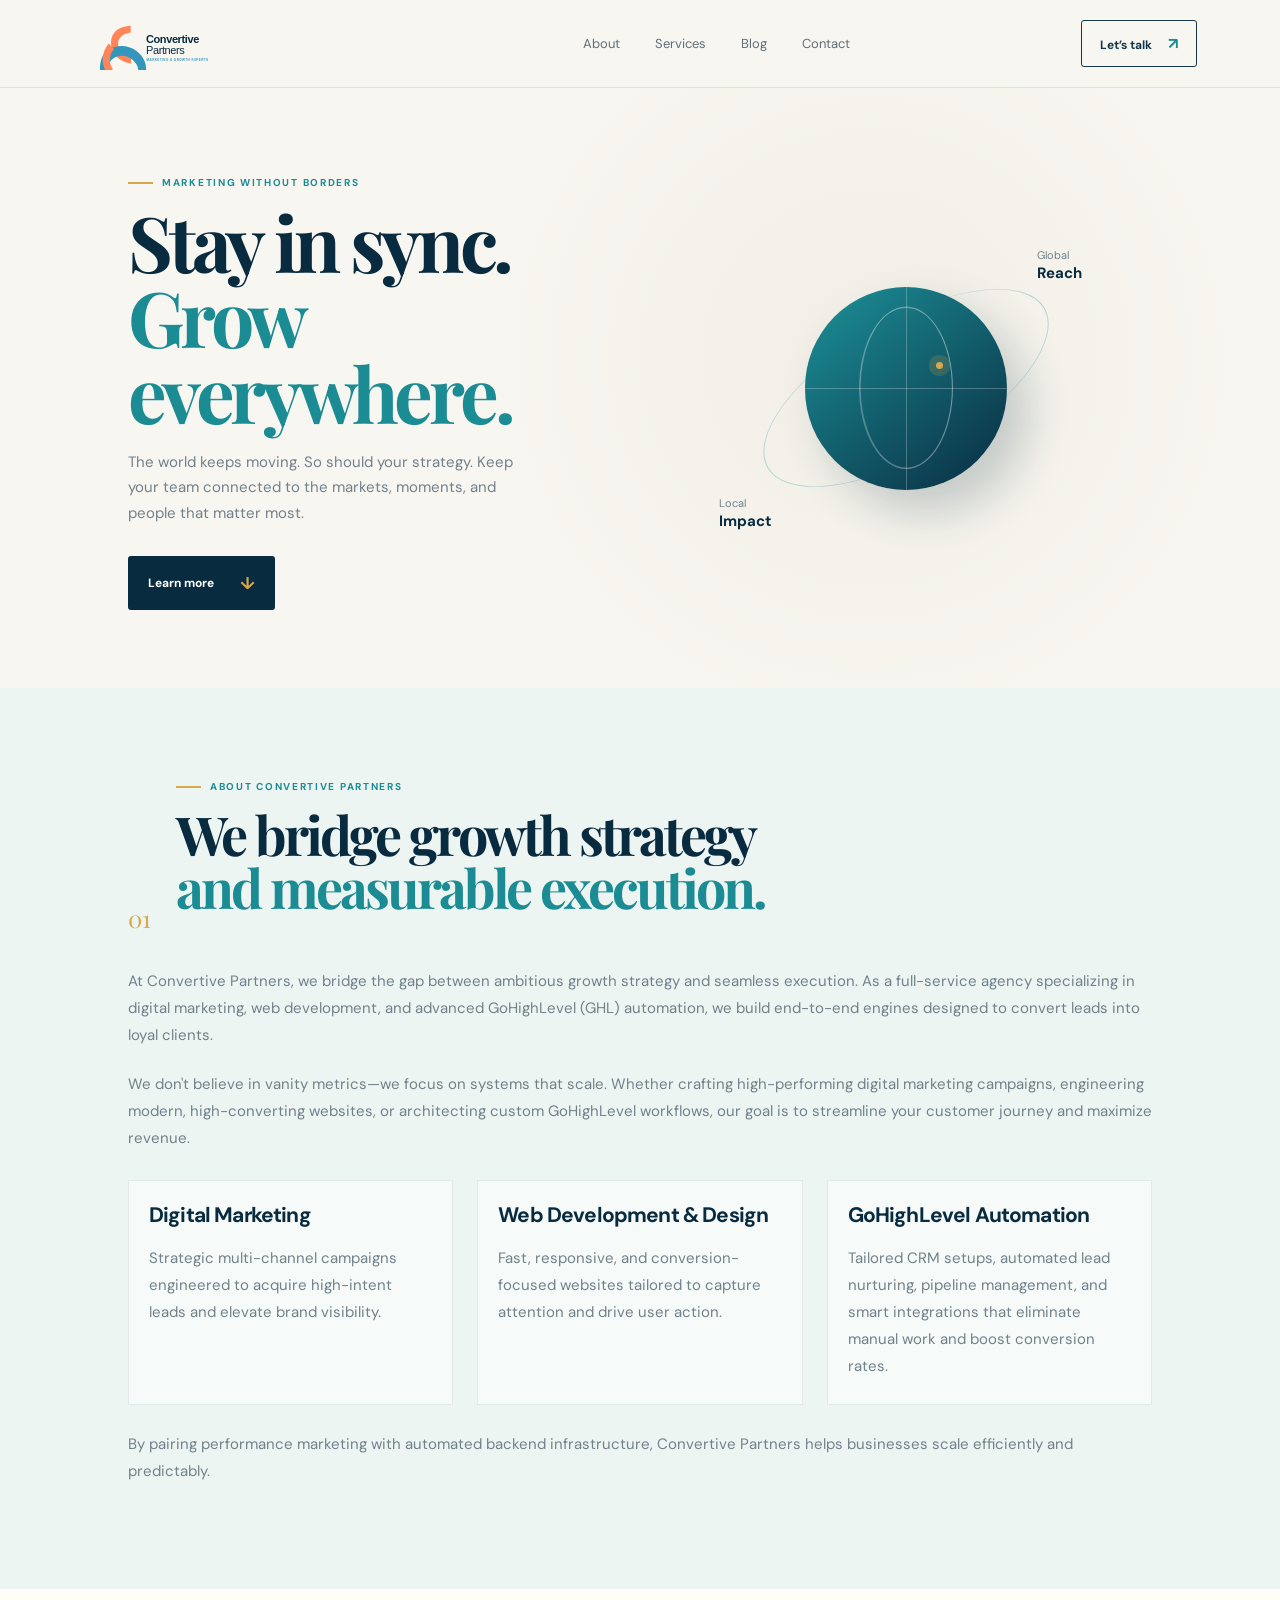
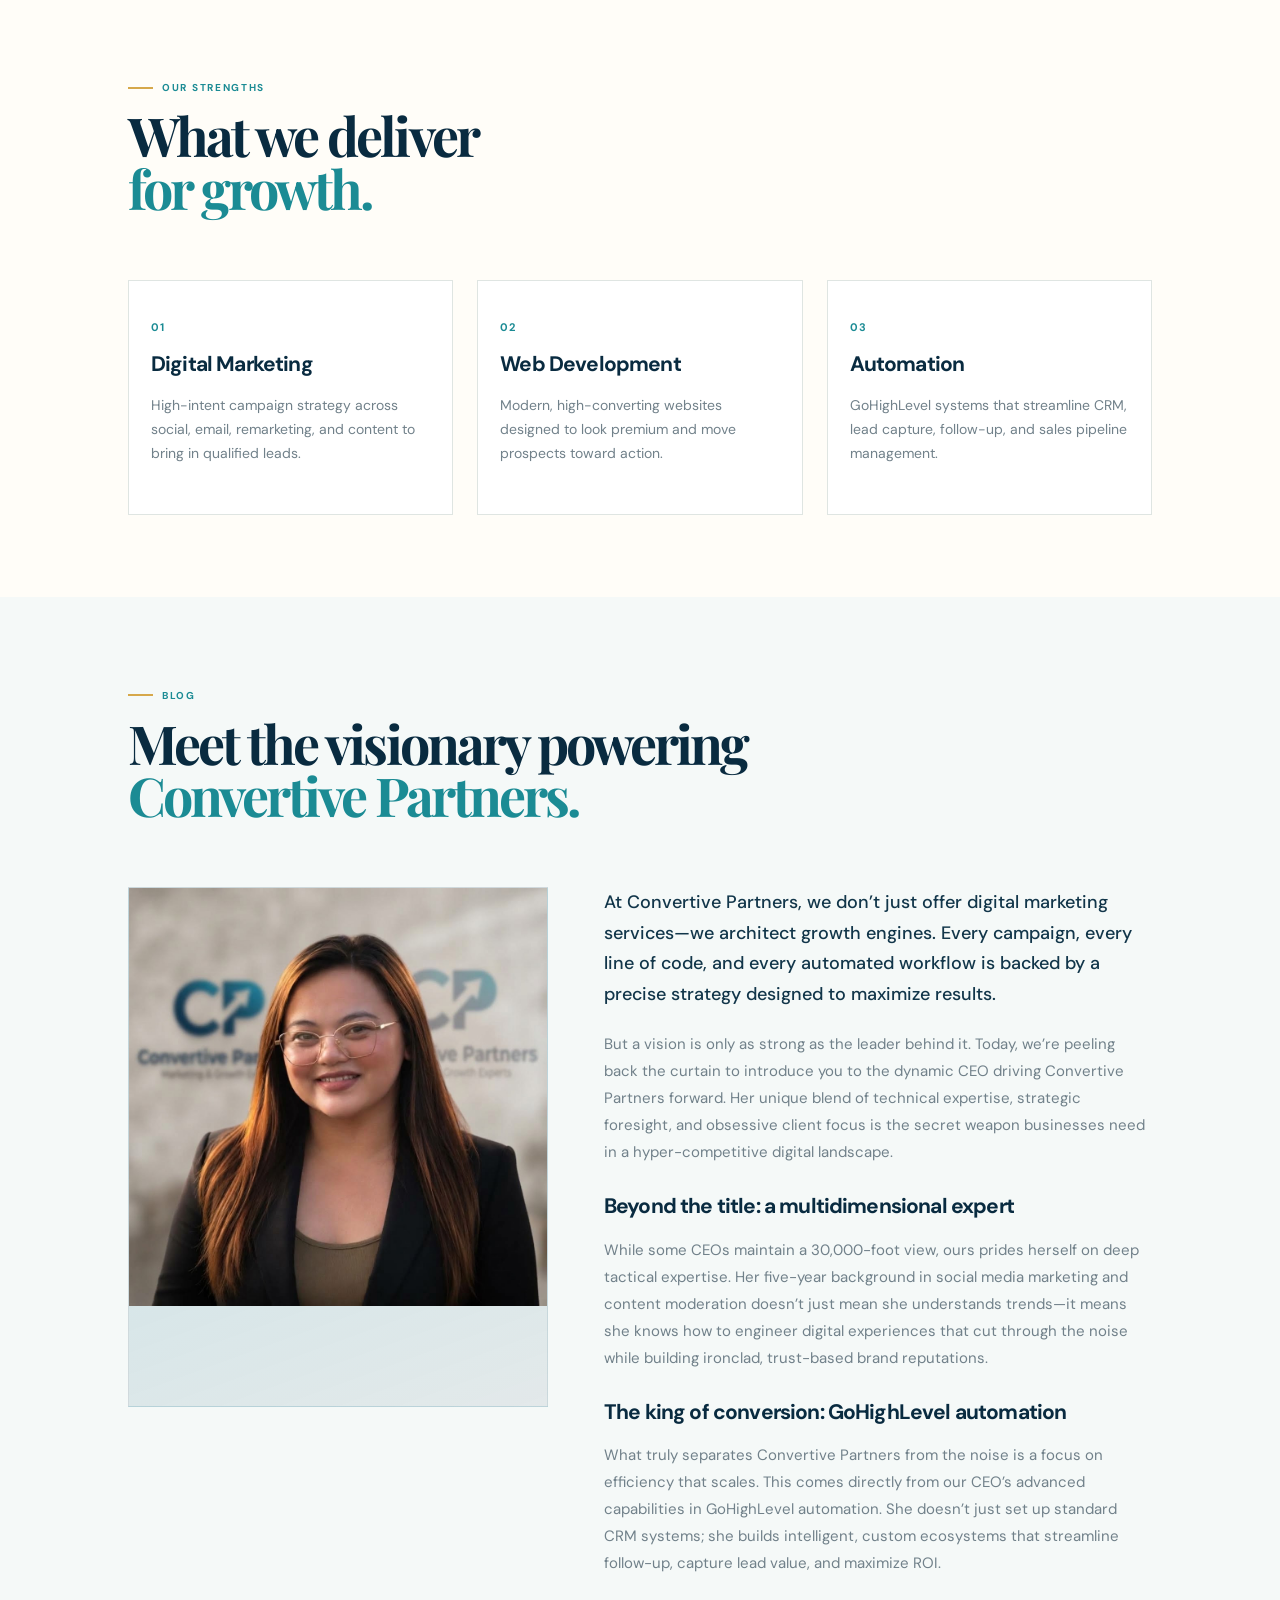
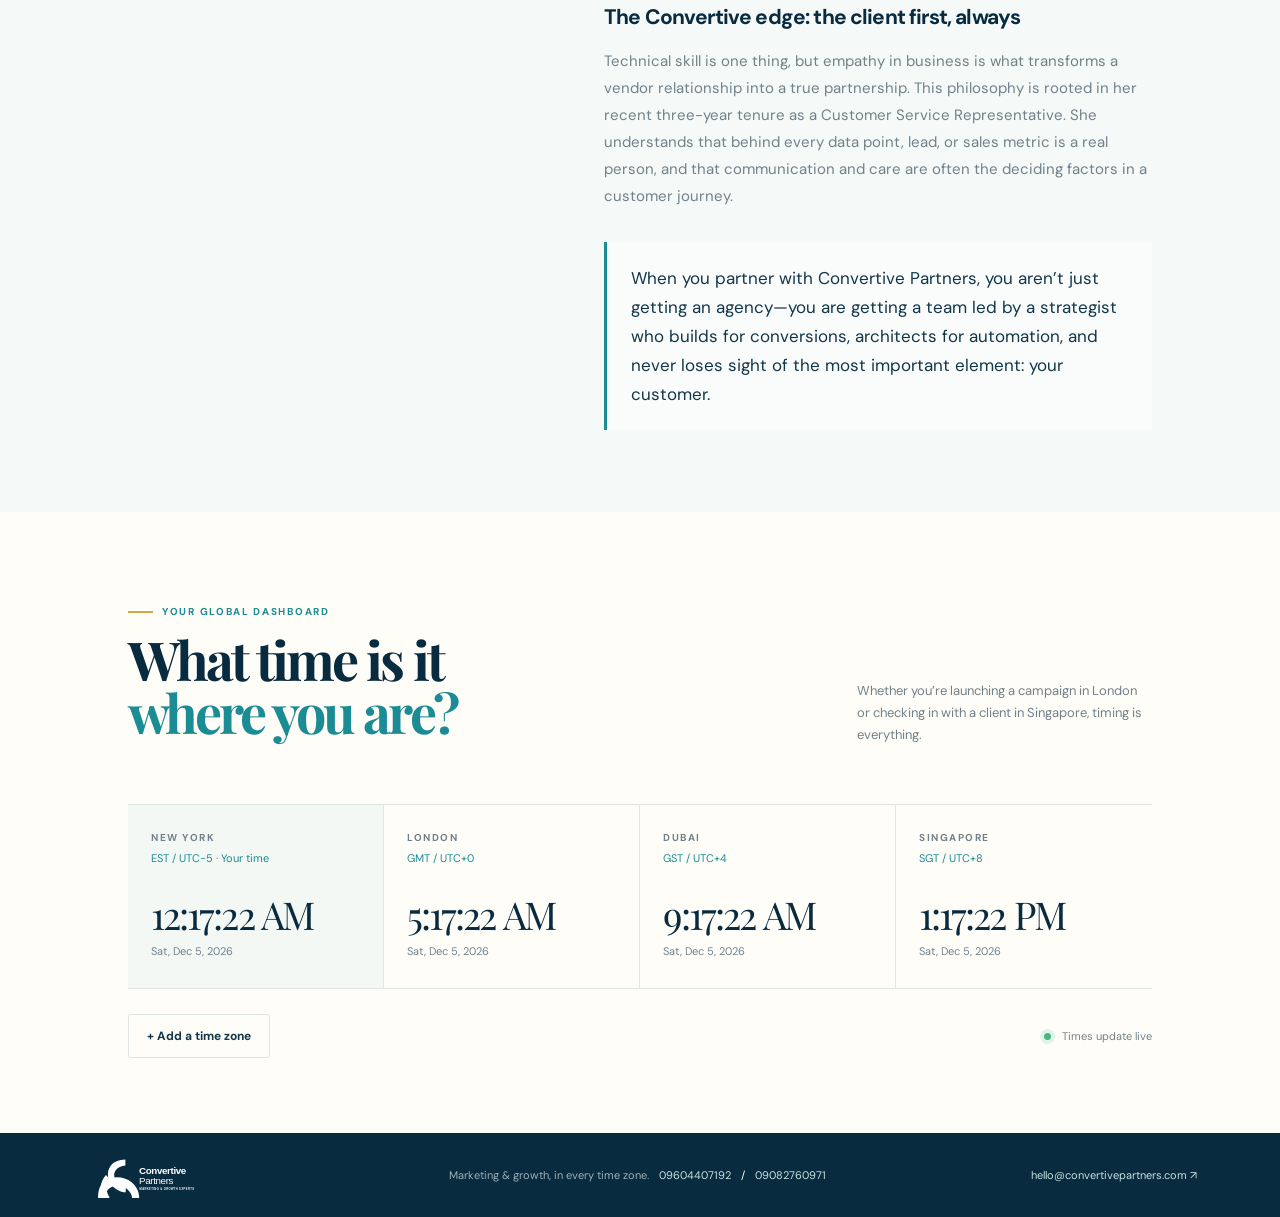
<file: index.html>
<!doctype html>
<html lang="en">
<head>
  <meta charset="UTF-8" />
  <meta name="viewport" content="width=device-width, initial-scale=1.0" />
  <meta name="description" content="Convertive Partners — marketing, growth, and leadership insight." />
  <title>Convertive Partners | Marketing & Growth Experts</title>
  <link rel="preconnect" href="https://fonts.googleapis.com" />
  <link rel="preconnect" href="https://fonts.gstatic.com" crossorigin />
  <link href="https://fonts.googleapis.com/css2?family=DM+Sans:wght@400;500;600;700&family=Playfair+Display:wght@600;700&display=swap" rel="stylesheet" />
  <link rel="stylesheet" href="styles.css" />
</head>
<body>
  <div class="page-shell">
    <header class="site-header">
      <a class="brand" href="#top" aria-label="Convertive Partners home"><img src="logo.svg" alt="Convertive Partners logo" /></a>
      <nav aria-label="Primary navigation">
        <a href="#about">About</a>
        <a href="#services">Services</a>
        <a href="#blog">Blog</a>
        <a href="#contact">Contact</a>
      </nav>
      <a class="header-cta" href="tel:09604407192">Let’s talk <span>↗</span></a>
    </header>

    <main id="top">
      <section class="hero">
        <div class="hero-copy">
          <p class="eyebrow"><span></span> Marketing without borders</p>
          <h1>Stay in sync.<br /><em>Grow everywhere.</em></h1>
          <p class="hero-text">The world keeps moving. So should your strategy. Keep your team connected to the markets, moments, and people that matter most.</p>
          <a class="primary-button" href="#about">Learn more <span>↓</span></a>
        </div>
        <div class="hero-orbit" aria-hidden="true">
          <div class="orbit orbit-one"></div>
          <div class="orbit orbit-two"></div>
          <div class="globe"><span class="globe-line line-a"></span><span class="globe-line line-b"></span><span class="globe-dot"></span></div>
          <div class="orbit-label label-one">Global<br /><strong>Reach</strong></div>
          <div class="orbit-label label-two">Local<br /><strong>Impact</strong></div>
        </div>
      </section>

      <section class="about-section" id="about">
        <div class="about-header">
          <div class="about-number">01</div>
          <div>
            <p class="eyebrow"><span></span> About Convertive Partners</p>
            <h2>We bridge growth strategy<br /><em>and measurable execution.</em></h2>
          </div>
        </div>

        <div class="about-content">
          <p>At Convertive Partners, we bridge the gap between ambitious growth strategy and seamless execution. As a full-service agency specializing in digital marketing, web development, and advanced GoHighLevel (GHL) automation, we build end-to-end engines designed to convert leads into loyal clients.</p>
          <p>We don't believe in vanity metrics—we focus on systems that scale. Whether crafting high-performing digital marketing campaigns, engineering modern, high-converting websites, or architecting custom GoHighLevel workflows, our goal is to streamline your customer journey and maximize revenue.</p>
          <div class="about-grid">
            <div>
              <h3>Digital Marketing</h3>
              <p>Strategic multi-channel campaigns engineered to acquire high-intent leads and elevate brand visibility.</p>
            </div>
            <div>
              <h3>Web Development &amp; Design</h3>
              <p>Fast, responsive, and conversion-focused websites tailored to capture attention and drive user action.</p>
            </div>
            <div>
              <h3>GoHighLevel Automation</h3>
              <p>Tailored CRM setups, automated lead nurturing, pipeline management, and smart integrations that eliminate manual work and boost conversion rates.</p>
            </div>
          </div>
          <p>By pairing performance marketing with automated backend infrastructure, Convertive Partners helps businesses scale efficiently and predictably.</p>
        </div>
      </section>

      <section class="services-section" id="services">
        <div class="section-heading">
          <div>
            <p class="eyebrow"><span></span> Our strengths</p>
            <h2>What we deliver<br /><em>for growth.</em></h2>
          </div>
        </div>
        <div class="services-grid">
          <article class="service-card">
            <span class="service-tag">01</span>
            <h3>Digital Marketing</h3>
            <p>High-intent campaign strategy across social, email, remarketing, and content to bring in qualified leads.</p>
          </article>
          <article class="service-card">
            <span class="service-tag">02</span>
            <h3>Web Development</h3>
            <p>Modern, high-converting websites designed to look premium and move prospects toward action.</p>
          </article>
          <article class="service-card">
            <span class="service-tag">03</span>
            <h3>Automation</h3>
            <p>GoHighLevel systems that streamline CRM, lead capture, follow-up, and sales pipeline management.</p>
          </article>
        </div>
      </section>

      <section class="blog-section" id="blog">
        <div class="section-heading blog-heading">
          <div>
            <p class="eyebrow"><span></span> Blog</p>
            <h2>Meet the visionary powering<br /><em>Convertive Partners.</em></h2>
          </div>
        </div>

        <div class="blog-layout">
          <div class="blog-photo-card">
            <img src="ceo-photo.jpg" alt="CEO of Convertive Partners" onerror="this.style.display='none'; this.parentElement.classList.add('fallback-card');" />
            <div class="fallback-letters">CP</div>
          </div>

          <div class="blog-copy">
            <p class="lead">At Convertive Partners, we don’t just offer digital marketing services—we architect growth engines. Every campaign, every line of code, and every automated workflow is backed by a precise strategy designed to maximize results.</p>
            <p>But a vision is only as strong as the leader behind it. Today, we’re peeling back the curtain to introduce you to the dynamic CEO driving Convertive Partners forward. Her unique blend of technical expertise, strategic foresight, and obsessive client focus is the secret weapon businesses need in a hyper-competitive digital landscape.</p>

            <h3>Beyond the title: a multidimensional expert</h3>
            <p>While some CEOs maintain a 30,000-foot view, ours prides herself on deep tactical expertise. Her five-year background in social media marketing and content moderation doesn’t just mean she understands trends—it means she knows how to engineer digital experiences that cut through the noise while building ironclad, trust-based brand reputations.</p>

            <h3>The king of conversion: GoHighLevel automation</h3>
            <p>What truly separates Convertive Partners from the noise is a focus on efficiency that scales. This comes directly from our CEO’s advanced capabilities in GoHighLevel automation. She doesn’t just set up standard CRM systems; she builds intelligent, custom ecosystems that streamline follow-up, capture lead value, and maximize ROI.</p>

            <h3>The Convertive edge: the client first, always</h3>
            <p>Technical skill is one thing, but empathy in business is what transforms a vendor relationship into a true partnership. This philosophy is rooted in her recent three-year tenure as a Customer Service Representative. She understands that behind every data point, lead, or sales metric is a real person, and that communication and care are often the deciding factors in a customer journey.</p>

            <div class="closing-line">When you partner with Convertive Partners, you aren’t just getting an agency—you are getting a team led by a strategist who builds for conversions, architects for automation, and never loses sight of the most important element: your customer.</div>
          </div>
        </div>
      </section>

      <section class="clock-section" id="clocks">
        <div class="section-heading">
          <div>
            <p class="eyebrow"><span></span> Your global dashboard</p>
            <h2>What time is it<br /><em>where you are?</em></h2>
          </div>
          <p class="section-intro">Whether you’re launching a campaign in London or checking in with a client in Singapore, timing is everything.</p>
        </div>
        <div class="clock-grid" id="clockGrid" aria-live="polite"></div>
        <div class="clock-controls">
          <button class="outline-button" id="addClock" type="button">+ Add a time zone</button>
          <p><span class="live-dot"></span> Times update live</p>
        </div>
      </section>
    </main>

    <footer id="contact">
      <a class="footer-brand" href="#top"><img src="logo.svg" alt="Convertive Partners logo" /></a>
      <div class="footer-contact">
        <p>Marketing &amp; growth, in every time zone.</p>
        <a href="tel:09604407192">09604407192</a>
        <span>/</span>
        <a href="tel:09082760971">09082760971</a>
      </div>
      <a href="mailto:hello@convertivepartners.com">hello@convertivepartners.com ↗</a>
    </footer>
  </div>
  <script src="script.js"></script>
</body>
</html>
</file>
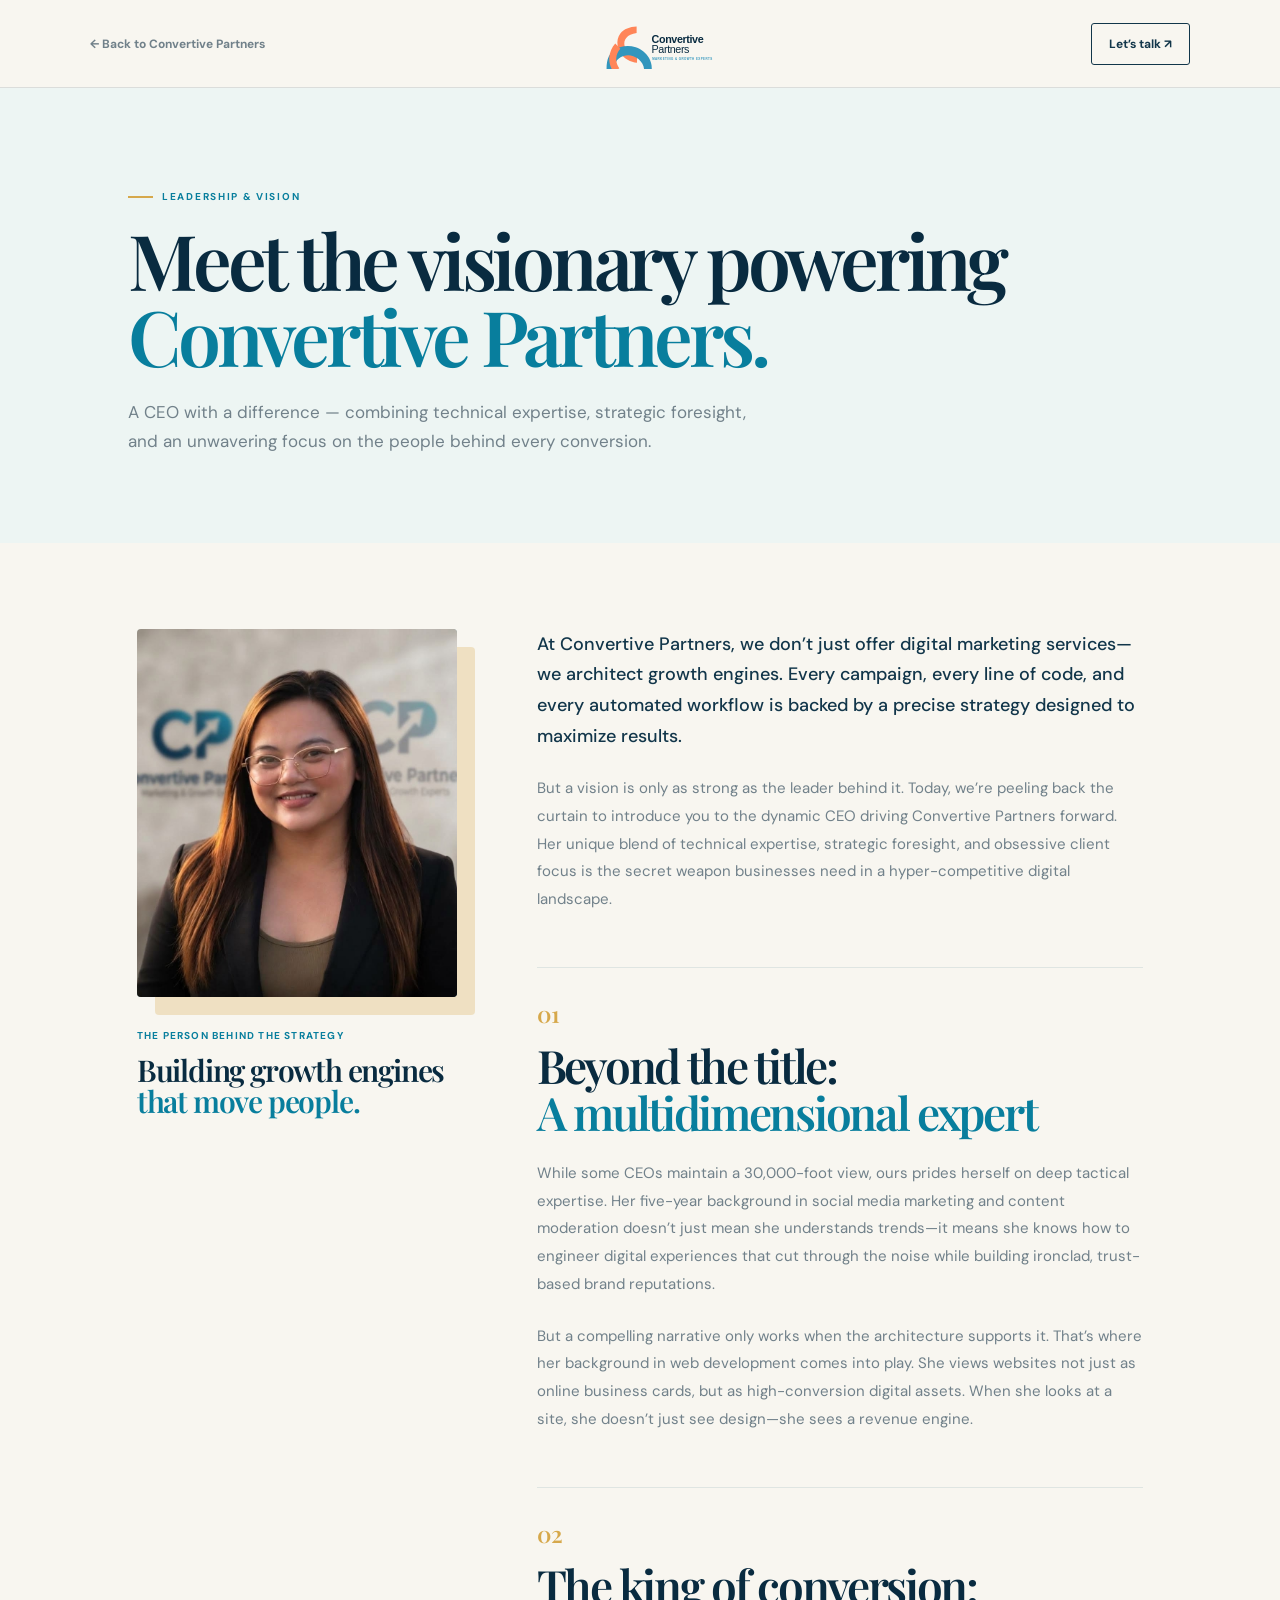
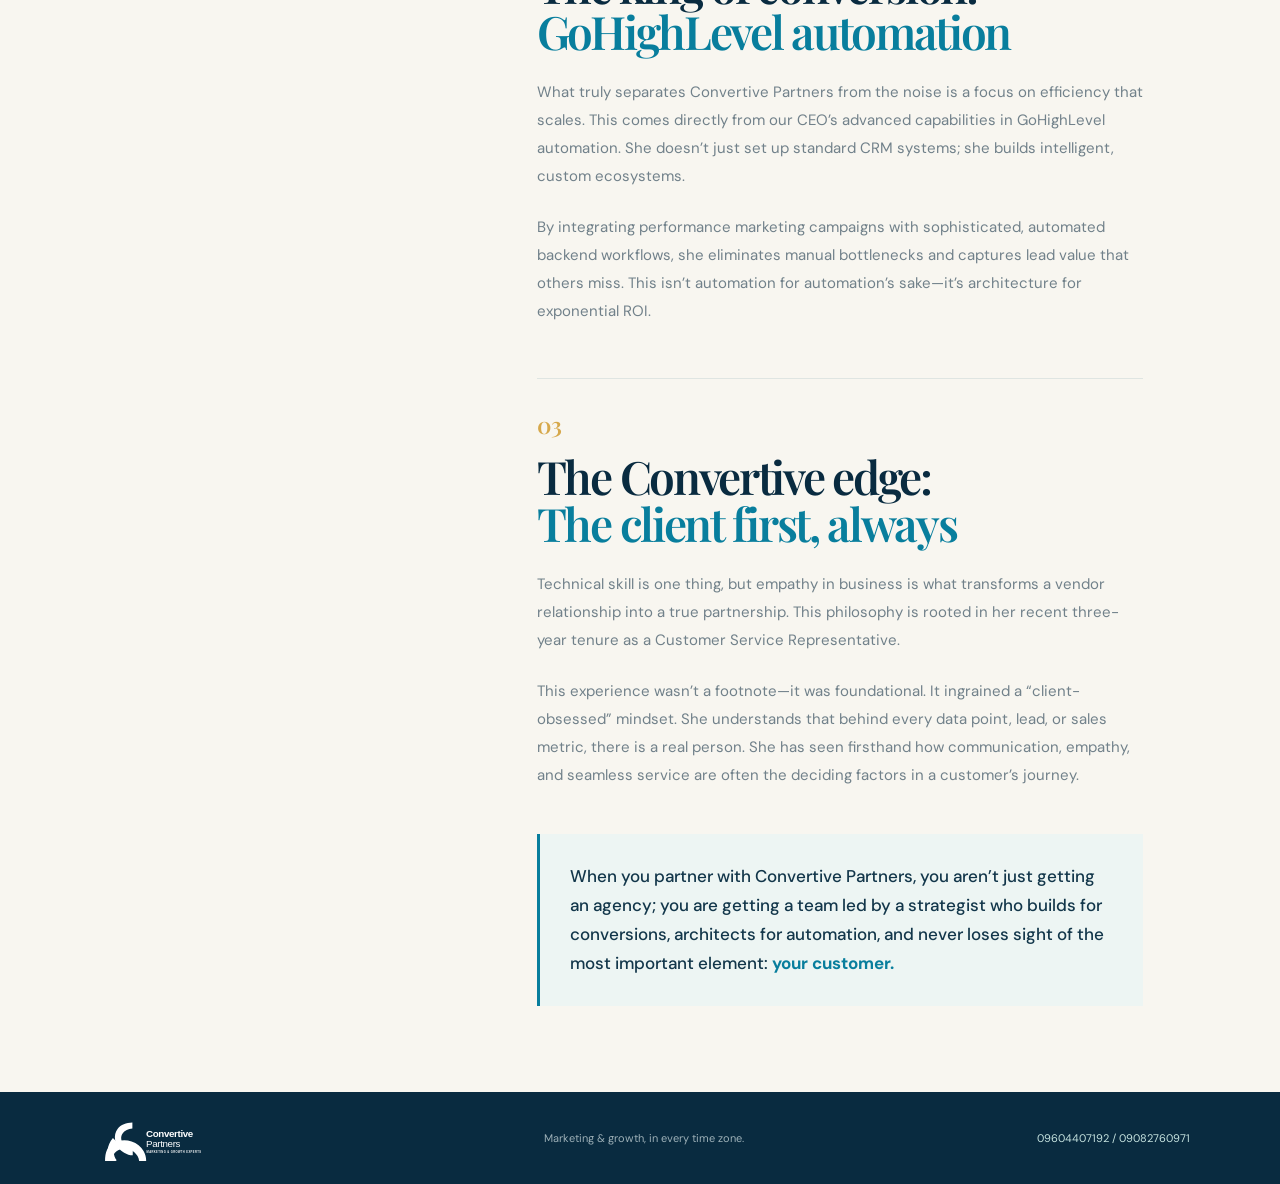
<file: blog.html>
<!doctype html>
<html lang="en">
<head>
  <meta charset="UTF-8" />
  <meta name="viewport" content="width=device-width, initial-scale=1.0" />
  <meta name="description" content="Meet the visionary CEO powering Convertive Partners." />
  <title>Meet Our CEO | Convertive Partners</title>
  <link rel="preconnect" href="https://fonts.googleapis.com" />
  <link rel="preconnect" href="https://fonts.gstatic.com" crossorigin />
  <link href="https://fonts.googleapis.com/css2?family=DM+Sans:wght@400;500;600;700&family=Playfair+Display:wght@600;700&display=swap" rel="stylesheet" />
  <link rel="stylesheet" href="blog.css" />
</head>
<body>
  <header class="blog-header">
    <a class="back-link" href="index.html">← Back to Convertive Partners</a>
    <img src="logo.svg" alt="Convertive Partners — Marketing & Growth Experts" />
    <a class="contact-link" href="tel:09604407192">Let’s talk ↗</a>
  </header>

  <main>
    <section class="article-hero">
      <p class="eyebrow"><span></span> Leadership &amp; vision</p>
      <h1>Meet the visionary powering<br /><em>Convertive Partners.</em></h1>
      <p class="lead">A CEO with a difference — combining technical expertise, strategic foresight, and an unwavering focus on the people behind every conversion.</p>
    </section>

    <article class="blog-article">
      <aside class="profile-card">
        <div class="photo-frame">
          <img src="ceo-photo.jpg" alt="CEO of Convertive Partners" onerror="this.style.display='none'; this.parentElement.classList.add('photo-placeholder');" />
          <span class="placeholder-initials" aria-hidden="true">CP</span>
        </div>
        <p class="profile-label">The person behind the strategy</p>
        <h2>Building growth engines<br /><em>that move people.</em></h2>
      </aside>

      <div class="article-copy">
        <p class="intro">At Convertive Partners, we don’t just offer digital marketing services—we architect growth engines. Every campaign, every line of code, and every automated workflow is backed by a precise strategy designed to maximize results.</p>
        <p>But a vision is only as strong as the leader behind it. Today, we’re peeling back the curtain to introduce you to the dynamic CEO driving Convertive Partners forward. Her unique blend of technical expertise, strategic foresight, and obsessive client focus is the secret weapon businesses need in a hyper-competitive digital landscape.</p>

        <section><p class="section-number">01</p><h2>Beyond the title:<br /><em>A multidimensional expert</em></h2><p>While some CEOs maintain a 30,000-foot view, ours prides herself on deep tactical expertise. Her five-year background in social media marketing and content moderation doesn’t just mean she understands trends—it means she knows how to engineer digital experiences that cut through the noise while building ironclad, trust-based brand reputations.</p><p>But a compelling narrative only works when the architecture supports it. That’s where her background in web development comes into play. She views websites not just as online business cards, but as high-conversion digital assets. When she looks at a site, she doesn’t just see design—she sees a revenue engine.</p></section>

        <section><p class="section-number">02</p><h2>The king of conversion:<br /><em>GoHighLevel automation</em></h2><p>What truly separates Convertive Partners from the noise is a focus on efficiency that scales. This comes directly from our CEO’s advanced capabilities in GoHighLevel automation. She doesn’t just set up standard CRM systems; she builds intelligent, custom ecosystems.</p><p>By integrating performance marketing campaigns with sophisticated, automated backend workflows, she eliminates manual bottlenecks and captures lead value that others miss. This isn’t automation for automation’s sake—it’s architecture for exponential ROI.</p></section>

        <section><p class="section-number">03</p><h2>The Convertive edge:<br /><em>The client first, always</em></h2><p>Technical skill is one thing, but empathy in business is what transforms a vendor relationship into a true partnership. This philosophy is rooted in her recent three-year tenure as a Customer Service Representative.</p><p>This experience wasn’t a footnote—it was foundational. It ingrained a “client-obsessed” mindset. She understands that behind every data point, lead, or sales metric, there is a real person. She has seen firsthand how communication, empathy, and seamless service are often the deciding factors in a customer’s journey.</p></section>

        <div class="closing-note">When you partner with Convertive Partners, you aren’t just getting an agency; you are getting a team led by a strategist who builds for conversions, architects for automation, and never loses sight of the most important element: <strong>your customer.</strong></div>
      </div>
    </article>
  </main>

  <footer><img src="logo.svg" alt="Convertive Partners" /><p>Marketing &amp; growth, in every time zone.</p><a href="tel:09604407192">09604407192 / 09082760971</a></footer>
</body>
</html>
</file>
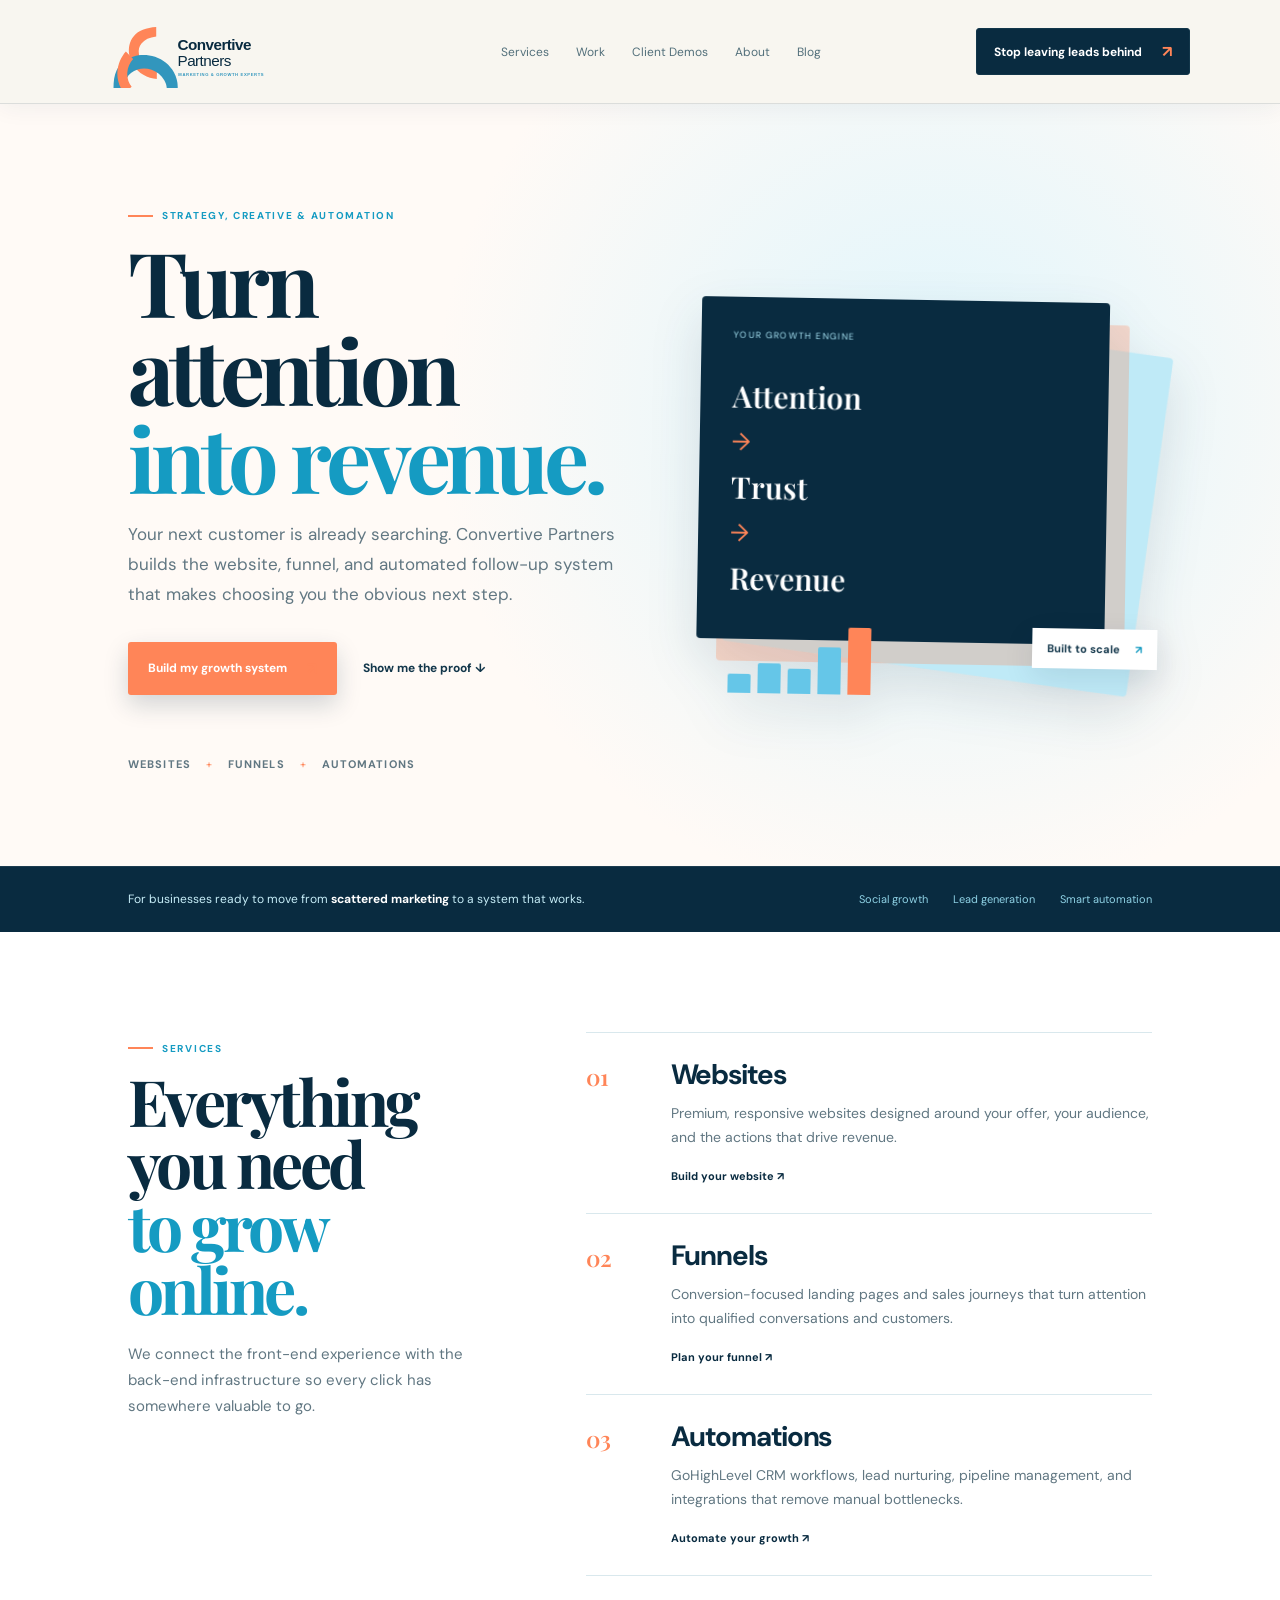
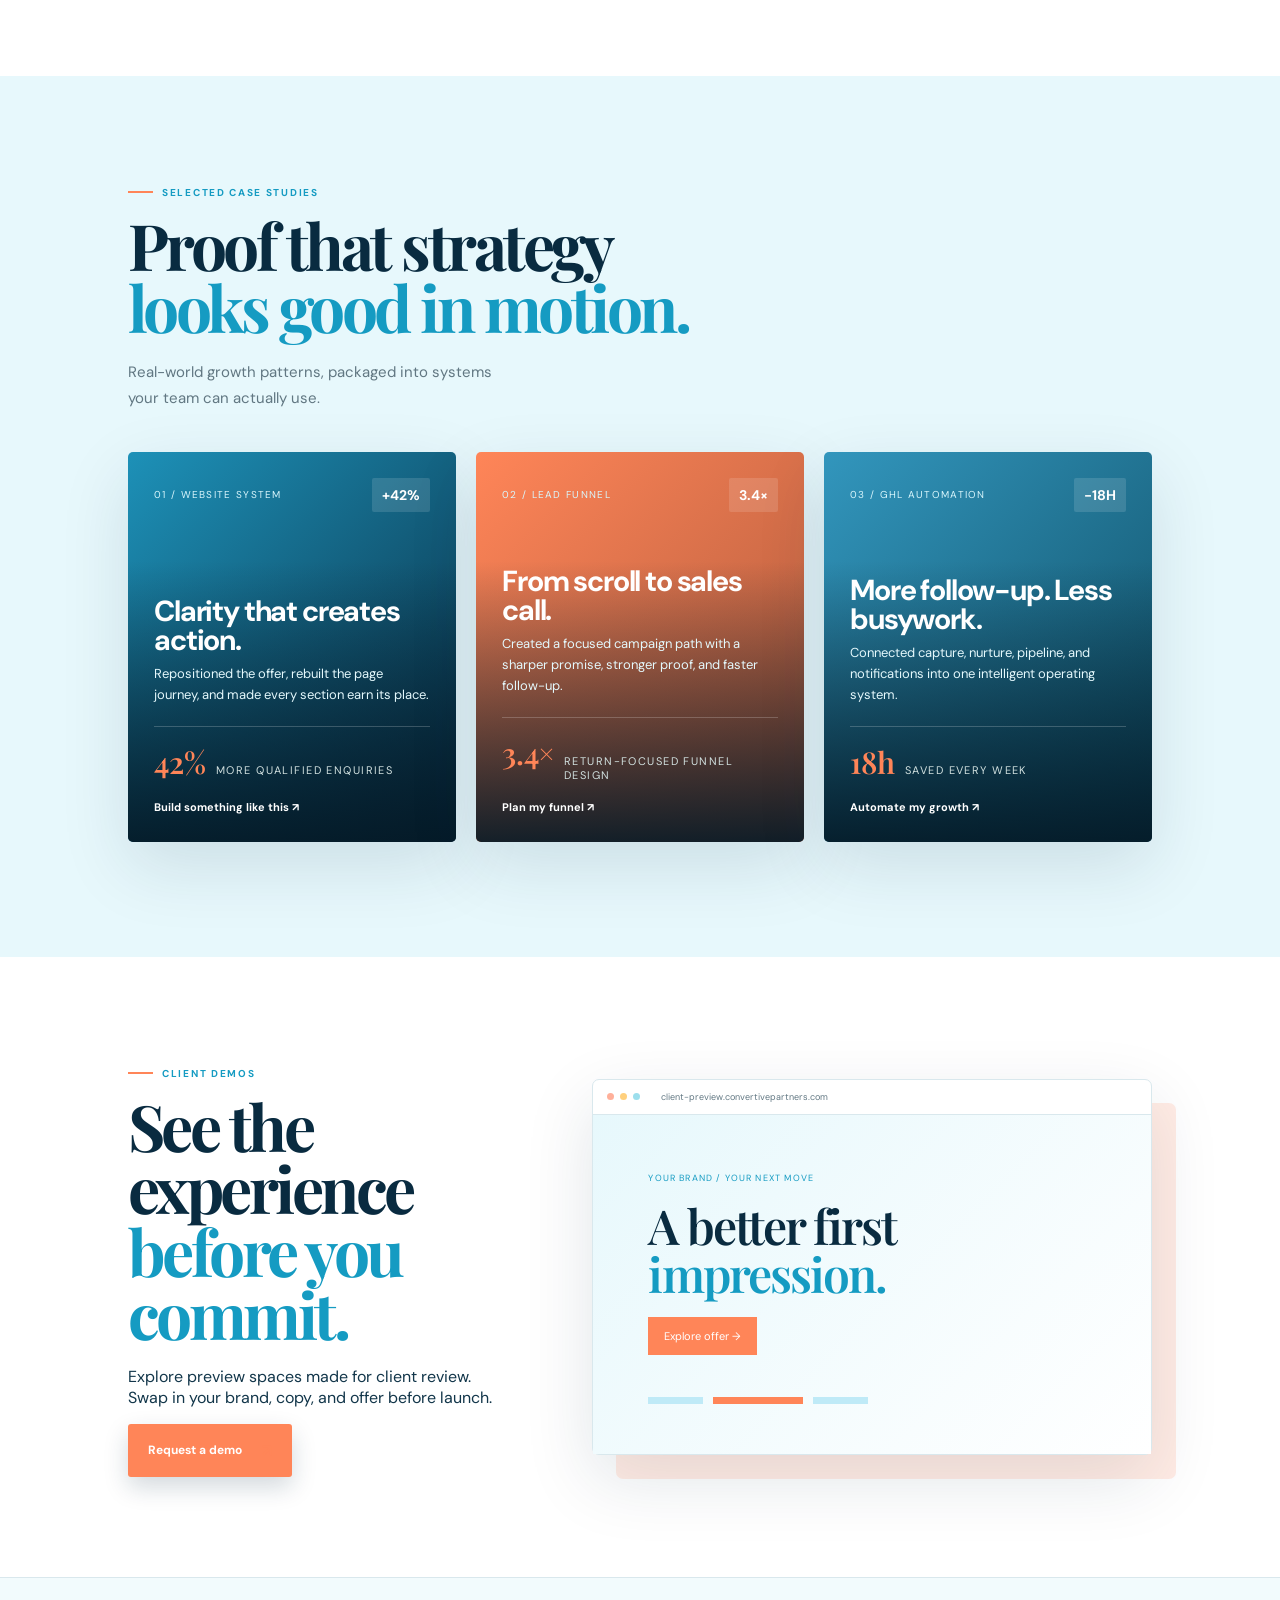
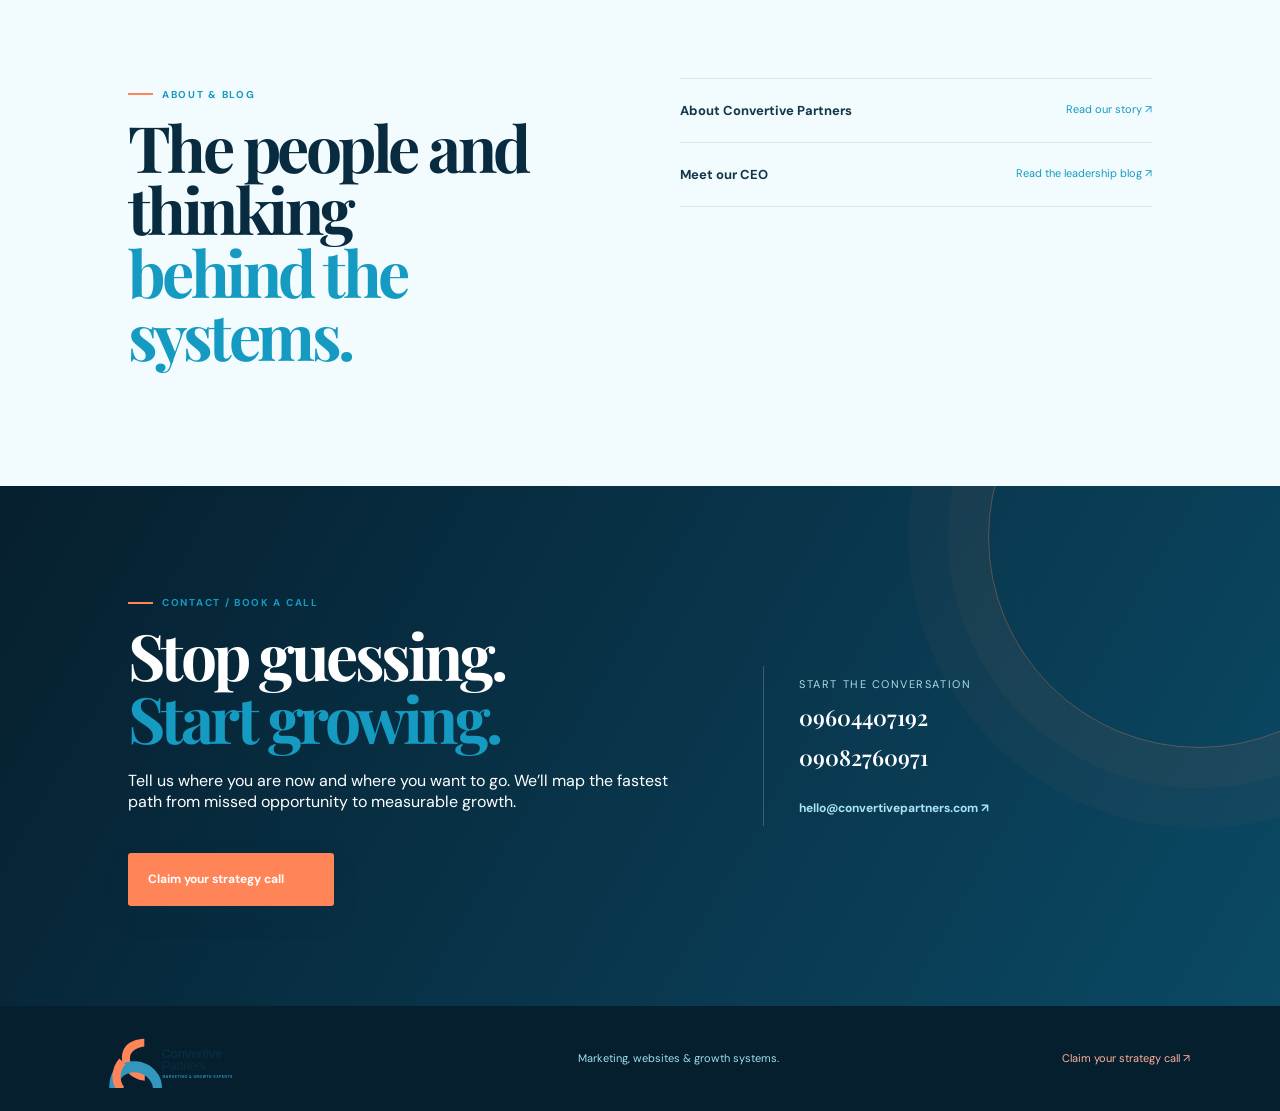
<file: sales.html>
<!doctype html>
<html lang="en">
<head>
  <meta charset="UTF-8" />
  <meta name="viewport" content="width=device-width, initial-scale=1.0" />
  <meta name="description" content="Convertive Partners builds websites, funnels, and automations that turn attention into revenue." />
  <title>Convertive Partners | Growth Systems That Convert</title>
  <link rel="preconnect" href="https://fonts.googleapis.com" />
  <link rel="preconnect" href="https://fonts.gstatic.com" crossorigin />
  <link href="https://fonts.googleapis.com/css2?family=DM+Sans:wght@400;500;600;700&family=Playfair+Display:wght@600;700&display=swap" rel="stylesheet" />
  <link rel="stylesheet" href="sales.css" />
  <link rel="stylesheet" href="premium.css" />
</head>
<body>
  <header class="sales-header"><a href="sales.html" class="sales-brand"><img src="logo.svg" alt="Convertive Partners logo" /></a><nav aria-label="Sales website navigation"><a href="#services">Services</a><a href="#work">Work</a><a href="#demos">Client Demos</a><a href="index.html#about">About</a><a href="#blog">Blog</a></nav><a class="sales-cta" href="#contact">Stop leaving leads behind <span>↗</span></a></header>
  <main>
    <section class="sales-hero"><div class="hero-content"><p class="eyebrow"><span></span> Strategy, creative &amp; automation</p><h1>Turn attention<br /><em>into revenue.</em></h1><p class="hero-lead">Your next customer is already searching. Convertive Partners builds the website, funnel, and automated follow-up system that makes choosing you the obvious next step.</p><div class="hero-actions"><a class="primary-button" href="#contact">Build my growth system <span>↗</span></a><a class="text-link" href="#work">Show me the proof ↓</a></div><div class="proof-row"><strong>Websites</strong><span>+</span><strong>Funnels</strong><span>+</span><strong>Automations</strong></div></div><div class="hero-visual" aria-label="Growth system visual"><div class="visual-card card-back"></div><div class="visual-card card-front"><span class="mini-label">YOUR GROWTH ENGINE</span><strong>Attention</strong><i>→</i><strong>Trust</strong><i>→</i><strong>Revenue</strong><div class="chart"><b></b><b></b><b></b><b></b><b></b></div></div><div class="float-note">Built to scale <span>↗</span></div></div></section>
    <section class="trust-strip"><p>For businesses ready to move from <strong>scattered marketing</strong> to a system that works.</p><div><span>Social growth</span><span>Lead generation</span><span>Smart automation</span></div></section>
    <section class="sales-section" id="services"><div class="section-intro"><p class="eyebrow"><span></span> Services</p><h2>Everything you need<br /><em>to grow online.</em></h2><p>We connect the front-end experience with the back-end infrastructure so every click has somewhere valuable to go.</p></div><div class="service-list"><article><span class="service-number">01</span><div><h3>Websites</h3><p>Premium, responsive websites designed around your offer, your audience, and the actions that drive revenue.</p><a href="#contact">Build your website ↗</a></div></article><article><span class="service-number">02</span><div><h3>Funnels</h3><p>Conversion-focused landing pages and sales journeys that turn attention into qualified conversations and customers.</p><a href="#contact">Plan your funnel ↗</a></div></article><article><span class="service-number">03</span><div><h3>Automations</h3><p>GoHighLevel CRM workflows, lead nurturing, pipeline management, and integrations that remove manual bottlenecks.</p><a href="#contact">Automate your growth ↗</a></div></article></div></section>
    <section class="work-section" id="work"><div class="section-intro"><p class="eyebrow"><span></span> Selected case studies</p><h2>Proof that strategy<br /><em>looks good in motion.</em></h2><p class="work-intro">Real-world growth patterns, packaged into systems your team can actually use.</p></div><div class="work-grid"><article class="work-card work-one"><div class="case-top"><span>01 / Website system</span><b>+42%</b></div><div><h3>Clarity that creates action.</h3><p>Repositioned the offer, rebuilt the page journey, and made every section earn its place.</p><div class="case-result"><strong>42%</strong><span>more qualified enquiries</span></div><a href="#contact">Build something like this ↗</a></div></article><article class="work-card work-two"><div class="case-top"><span>02 / Lead funnel</span><b>3.4×</b></div><div><h3>From scroll to sales call.</h3><p>Created a focused campaign path with a sharper promise, stronger proof, and faster follow-up.</p><div class="case-result"><strong>3.4×</strong><span>return-focused funnel design</span></div><a href="#contact">Plan my funnel ↗</a></div></article><article class="work-card work-three"><div class="case-top"><span>03 / GHL automation</span><b>−18h</b></div><div><h3>More follow-up. Less busywork.</h3><p>Connected capture, nurture, pipeline, and notifications into one intelligent operating system.</p><div class="case-result"><strong>18h</strong><span>saved every week</span></div><a href="#contact">Automate my growth ↗</a></div></article></div></section>
    <section class="demos-section" id="demos"><div class="demo-copy"><p class="eyebrow"><span></span> Client demos</p><h2>See the experience<br /><em>before you commit.</em></h2><p>Explore preview spaces made for client review. Swap in your brand, copy, and offer before launch.</p><a class="primary-button" href="mailto:hello@convertivepartners.com?subject=Client%20demo%20request">Request a demo <span>↗</span></a></div><div class="demo-window"><div class="window-bar"><i></i><i></i><i></i><span>client-preview.convertivepartners.com</span></div><div class="window-content"><small>YOUR BRAND / YOUR NEXT MOVE</small><h3>A better first<br /><em>impression.</em></h3><div class="window-button">Explore offer →</div><div class="window-blocks"><b></b><b></b><b></b></div></div></div></section>
    <section class="about-teaser" id="blog"><div><p class="eyebrow"><span></span> About &amp; blog</p><h2>The people and thinking<br /><em>behind the systems.</em></h2></div><div class="teaser-links"><a href="index.html#about"><strong>About Convertive Partners</strong><span>Read our story ↗</span></a><a href="index.html#blog"><strong>Meet our CEO</strong><span>Read the leadership blog ↗</span></a></div></section>
    <section class="contact-section" id="contact"><div><p class="eyebrow"><span></span> Contact / book a call</p><h2>Stop guessing.<br /><em>Start growing.</em></h2><p>Tell us where you are now and where you want to go. We’ll map the fastest path from missed opportunity to measurable growth.</p><a class="primary-button contact-button" href="mailto:hello@convertivepartners.com?subject=Book%20a%20strategy%20call">Claim your strategy call <span>↗</span></a></div><div class="contact-card"><p>Start the conversation</p><a href="tel:09604407192">09604407192</a><a href="tel:09082760971">09082760971</a><a class="email-link" href="mailto:hello@convertivepartners.com">hello@convertivepartners.com ↗</a></div></section>
  </main>
  <footer><a href="sales.html"><img src="logo.svg" alt="Convertive Partners logo" /></a><p>Marketing, websites &amp; growth systems.</p><a href="#contact">Claim your strategy call ↗</a></footer>
</body>
</html>
</file>
<file: styles.css>
:root {
  --navy: #092b40;
  --ink: #12364a;
  --muted: #71818a;
  --cream: #f8f6f0;
  --paper: #fffdf8;
  --gold: #d6a84b;
  --teal: #1b8b94;
  --line: #dfe5e2;
}
* { box-sizing: border-box; }
html { scroll-behavior: smooth; }
body { margin: 0; background: var(--cream); color: var(--ink); font-family: "DM Sans", sans-serif; }
a { color: inherit; text-decoration: none; }
img { max-width: 100%; display: block; }
.page-shell { max-width: 1440px; margin: 0 auto; overflow: hidden; background: var(--cream); }
.site-header { min-height: 88px; padding: 16px 6.5%; display: flex; align-items: center; justify-content: space-between; border-bottom: 1px solid rgba(9,43,64,.1); }
.brand, .footer-brand { display: inline-flex; align-items: center; }
.brand img { width: 180px; height: 55px; object-fit: contain; }
.footer-brand img { width: 160px; height: 48px; object-fit: contain; filter: brightness(0) invert(1); }
nav { display: flex; gap: 35px; margin-left: 8%; color: #5d6f78; font-size: 13px; }
nav a:hover { color: var(--teal); }
.header-cta { padding: 12px 18px; border: 1px solid var(--ink); border-radius: 3px; font-size: 12px; font-weight: 700; }
.header-cta span { color: var(--teal); margin-left: 13px; font-size: 16px; }
.eyebrow { color: var(--teal); text-transform: uppercase; font-size: 10px; letter-spacing: .17em; font-weight: 700; display: flex; align-items: center; gap: 9px; }
.eyebrow span { width: 25px; height: 2px; background: var(--gold); display: inline-block; }
h1, h2, h3 { margin: 15px 0 20px; color: var(--navy); letter-spacing: -.055em; line-height: .98; }
h1, h2 { font-family: "Playfair Display", serif; }
h3 { font-family: "DM Sans", sans-serif; letter-spacing: -.04em; font-size: 21px; }
h1 { font-size: clamp(52px, 6vw, 82px); }
h2 { font-size: clamp(38px, 4.2vw, 58px); }
h1 em, h2 em { color: var(--teal); font-style: normal; }
.hero { min-height: 525px; padding: 78px 10%; display: grid; grid-template-columns: 1fr 1fr; align-items: center; gap: 40px; background: radial-gradient(circle at 68% 45%, #f0eee6 0, var(--cream) 42%); }
.hero-text { max-width: 410px; color: var(--muted); font-size: 15px; line-height: 1.7; margin-bottom: 30px; }
.primary-button, .outline-button { display: inline-flex; align-items: center; gap: 26px; border: 0; border-radius: 3px; cursor: pointer; font: 700 12px "DM Sans", sans-serif; }
.primary-button { background: var(--navy); color: white; padding: 16px 20px; }
.primary-button span { color: var(--gold); font-size: 17px; }
.hero-orbit { width: min(390px, 80vw); aspect-ratio: 1; position: relative; justify-self: center; }
.orbit { position: absolute; inset: 9%; border: 1px solid rgba(27,139,148,.3); border-radius: 50%; transform: rotate(-30deg) scaleY(.42); }
.orbit-two { inset: 25%; transform: rotate(60deg) scaleY(.45); border-color: rgba(214,168,75,.46); }
.globe { position: absolute; inset: 24%; background: linear-gradient(140deg, #1c9299, #092b40); border-radius: 50%; box-shadow: 20px 22px 45px rgba(9,43,64,.2); overflow: hidden; }
.globe::before, .globe::after { content: ""; position: absolute; border: 1px solid rgba(255,255,255,.25); border-radius: 50%; }
.globe::before { inset: 10% 27%; }
.globe::after { inset: 27% 10%; transform: rotate(90deg); }
.globe-line { position: absolute; background: rgba(255,255,255,.25); }
.line-a { width: 100%; height: 1px; top: 50%; }
.line-b { height: 100%; width: 1px; left: 50%; }
.globe-dot { position: absolute; width: 7px; height: 7px; border-radius: 50%; background: var(--gold); left: 65%; top: 37%; box-shadow: 0 0 0 7px rgba(214,168,75,.18); }
.orbit-label { position: absolute; color: var(--muted); font-size: 11px; line-height: 1.4; }
.orbit-label strong { color: var(--navy); font-size: 15px; }
.label-one { top: 14%; right: 5%; }
.label-two { bottom: 13%; left: 2%; }
.about-section, .services-section, .blog-section { padding: 82px 10%; }
.about-section { background: #edf5f3; }
.about-header { display: flex; gap: 25px; align-items: end; margin-bottom: 34px; }
.about-number { color: var(--gold); font-family: "Playfair Display", serif; font-size: 24px; }
.about-content { max-width: 1080px; }
.about-content p { color: var(--muted); font-size: 15px; line-height: 1.8; margin: 0 0 22px; }
.about-grid { display: grid; grid-template-columns: repeat(3, minmax(0, 1fr)); gap: 24px; margin: 28px 0 26px; }
.about-grid > div { background: rgba(255,255,255,.45); border: 1px solid rgba(9,43,64,.08); padding: 24px 20px; }
.about-grid h3 { margin-top: 0; }
.about-grid p { margin-bottom: 0; }
.services-section { background: var(--paper); }
.services-grid { display: grid; grid-template-columns: repeat(3, minmax(0, 1fr)); gap: 24px; }
.service-card { background: #fff; border: 1px solid var(--line); padding: 34px 22px; }
.service-tag { color: var(--teal); font-size: 11px; font-weight: 700; letter-spacing: .1em; }
.service-card h3 { margin-top: 18px; }
.service-card p { color: var(--muted); font-size: 14px; line-height: 1.7; }
.blog-section { background: #f5f9f8; }
.blog-heading { margin-bottom: 36px; }
.blog-layout { display: grid; grid-template-columns: 420px 1fr; gap: 56px; align-items: start; }
.blog-photo-card { position: relative; min-height: 520px; background: linear-gradient(160deg, rgba(8,126,157,.2), rgba(9,43,64,.08)); border: 1px solid rgba(9,43,64,.08); overflow: hidden; }
.blog-photo-card img { width: 100%; height: 100%; object-fit: cover; }
.fallback-card { background: linear-gradient(180deg, #17a0b5, #0d3557); }
.fallback-letters { display: none; position: absolute; inset: 0; place-items: center; font-family: "Playfair Display", serif; font-size: clamp(120px, 16vw, 240px); font-weight: 700; letter-spacing: -.08em; color: rgba(255,255,255,.9); }
.fallback-card .fallback-letters { display: grid; }
.blog-copy { max-width: 720px; }
.blog-copy p { color: var(--muted); font-size: 15px; line-height: 1.8; margin: 0 0 22px; }
.blog-copy .lead { color: var(--ink); font-size: 18px; font-weight: 500; line-height: 1.7; }
.blog-copy h3 { margin-top: 30px; }
.closing-line { margin-top: 32px; padding: 22px 24px; border-left: 3px solid var(--teal); background: rgba(255,255,255,.55); color: var(--ink); font-size: 17px; line-height: 1.7; }
.clock-section { padding: 83px 10% 75px; background: var(--paper); }
.section-heading { display: flex; justify-content: space-between; align-items: end; gap: 50px; margin-bottom: 45px; }
.section-intro { max-width: 295px; color: var(--muted); font-size: 13px; line-height: 1.7; margin-bottom: 13px; }
.clock-grid { display: grid; grid-template-columns: repeat(4, minmax(0, 1fr)); border-top: 1px solid var(--line); border-bottom: 1px solid var(--line); }
.clock-card { padding: 26px 23px 30px; min-width: 0; border-right: 1px solid var(--line); }
.clock-card:last-child { border-right: 0; }
.clock-card.local { background: #f4f8f5; }
.city { color: var(--muted); text-transform: uppercase; letter-spacing: .15em; font-size: 10px; font-weight: 700; }
.zone { color: var(--teal); font-size: 11px; margin-top: 7px; }
.time { color: var(--navy); font-family: "Playfair Display", serif; font-size: clamp(28px, 3vw, 39px); letter-spacing: -.05em; margin: 23px 0 4px; white-space: nowrap; }
.date { color: var(--muted); font-size: 11px; }
.clock-controls { display: flex; align-items: center; justify-content: space-between; margin-top: 25px; }
.outline-button { padding: 13px 18px; background: transparent; border: 1px solid var(--line); color: var(--ink); }
.outline-button:hover { border-color: var(--teal); color: var(--teal); }
.clock-controls p { color: var(--muted); font-size: 11px; }
.live-dot { display: inline-block; width: 7px; height: 7px; margin-right: 8px; border-radius: 50%; background: #49b77d; box-shadow: 0 0 0 4px #e2f4e9; }
footer { display: flex; align-items: center; justify-content: space-between; gap: 20px; padding: 18px 6.5%; background: var(--navy); color: white; font-size: 11px; }
footer p { color: #9db0b7; margin: 0; }
footer a { color: #c6e3df; }
.footer-contact { display: flex; align-items: center; gap: 10px; flex-wrap: wrap; }
@media (max-width: 760px) {
  nav { display: none; }
  .site-header { padding: 14px 6%; }
  .brand img { width: 150px; }
  .hero { grid-template-columns: 1fr; padding: 60px 8%; }
  .hero-orbit { width: 280px; }
  .section-heading { display: block; }
  .section-intro { margin-top: 25px; }
  .about-grid, .services-grid, .blog-layout { grid-template-columns: 1fr; }
  .blog-layout { gap: 32px; }
  .blog-photo-card { min-height: 360px; }
  .clock-grid { grid-template-columns: repeat(2, minmax(0, 1fr)); }
  .clock-card:nth-child(2) { border-right: 0; }
  .clock-card:nth-child(-n+2) { border-bottom: 1px solid var(--line); }
  footer { flex-direction: column; align-items: flex-start; }
}
@media (max-width: 420px) {
  .header-cta { padding: 10px; }
  .header-cta span { margin-left: 5px; }
  .clock-card { padding: 20px 12px; }
  .time { font-size: 26px; }
}
</file>
<file: blog.css>
:root{--navy:#092b40;--teal:#087e9d;--ink:#12364a;--muted:#71818a;--cream:#f8f6f0;--paper:#fffdf8;--gold:#d6a84b;--line:#dfe5e2}*{box-sizing:border-box}body{margin:0;background:var(--cream);color:var(--ink);font-family:"DM Sans",sans-serif}a{color:inherit;text-decoration:none}.blog-header{height:88px;padding:15px 7%;border-bottom:1px solid rgba(9,43,64,.12);display:flex;align-items:center;justify-content:space-between}.blog-header img{width:176px;height:55px;object-fit:contain}.back-link,.contact-link{font-size:12px;font-weight:700}.back-link{color:var(--muted)}.back-link:hover,.contact-link:hover{color:var(--teal)}.contact-link{border:1px solid var(--ink);padding:12px 17px;border-radius:3px}.eyebrow{color:var(--teal);text-transform:uppercase;font-size:10px;letter-spacing:.17em;font-weight:700;display:flex;align-items:center;gap:9px}.eyebrow span{width:25px;height:2px;background:var(--gold)}.article-hero{padding:92px 10% 70px;background:#edf5f3}.article-hero h1{font:600 clamp(42px,6vw,78px)/.99 "Playfair Display",serif;letter-spacing:-.055em;color:var(--navy);margin:18px 0 25px}.article-hero em,.blog-article em{color:var(--teal);font-style:normal}.lead{max-width:650px;color:var(--muted);font-size:17px;line-height:1.7}.blog-article{max-width:1160px;margin:0 auto;padding:86px 6%;display:grid;grid-template-columns:320px 1fr;gap:80px}.profile-card{position:sticky;top:30px;align-self:start}.photo-frame{width:100%;aspect-ratio:1/1.15;overflow:hidden;background:linear-gradient(145deg,#dfe9e6,#123c54);border-radius:4px;box-shadow:18px 18px 0 rgba(214,168,75,.28);display:flex;align-items:center;justify-content:center}.photo-frame img{width:100%;height:100%;object-fit:cover}.photo-placeholder{background:linear-gradient(145deg,#1b8b94,#092b40)}.placeholder-initials{display:none;color:white;font:700 74px "Playfair Display",serif}.photo-placeholder .placeholder-initials{display:block}.profile-label{color:var(--teal);font-size:10px;text-transform:uppercase;letter-spacing:.12em;font-weight:700;margin:32px 0 13px}.profile-card h2{font:600 30px/1.03 "Playfair Display",serif;color:var(--navy);letter-spacing:-.04em;margin:0}.article-copy{max-width:680px}.article-copy p{color:var(--muted);font-size:15px;line-height:1.85;margin:0 0 24px}.article-copy .intro{color:var(--ink);font-size:18px;line-height:1.7;font-weight:500}.article-copy section{border-top:1px solid var(--line);margin-top:53px;padding-top:30px}.section-number{color:var(--gold)!important;font:600 23px "Playfair Display",serif!important;margin-bottom:13px!important}.article-copy h2{color:var(--navy);font:600 clamp(31px,4vw,46px)/1.02 "Playfair Display",serif;letter-spacing:-.05em;margin:0 0 24px}.closing-note{margin-top:45px;padding:28px 30px;border-left:3px solid var(--teal);background:#edf5f3;color:var(--ink);font:500 17px/1.7 "DM Sans",sans-serif}.closing-note strong{color:var(--teal)}footer{padding:22px 7%;background:var(--navy);display:flex;align-items:center;justify-content:space-between;gap:20px;color:#c6e3df;font-size:11px}footer img{width:160px;height:48px;object-fit:contain;filter:brightness(0) invert(1)}footer p{color:#9db0b7}footer a{color:#c6e3df}@media(max-width:800px){.blog-header{padding:14px 6%;height:auto;gap:15px}.blog-header img{width:145px}.back-link{font-size:0}.back-link:before{content:"← Home";font-size:12px}.blog-article{grid-template-columns:1fr;gap:48px;padding:60px 8%}.profile-card{position:static;max-width:310px}.article-hero{padding:65px 8% 55px}footer{flex-direction:column;align-items:flex-start}}@media(max-width:460px){.contact-link{padding:10px;font-size:11px}.article-hero h1{font-size:43px}.blog-article{padding:48px 7%}.article-copy .intro{font-size:16px}}
</file>
<file: sales.css>
:root{--navy:#092b40;--ink:#12364a;--muted:#617782;--cream:#fffaf6;--paper:#ffffff;--gold:#ff8558;--teal:#65c6e8;--line:#d9e8ed}*{box-sizing:border-box}html{scroll-behavior:smooth}body{margin:0;background:var(--cream);color:var(--ink);font-family:"DM Sans",sans-serif}a{color:inherit;text-decoration:none}img{max-width:100%;display:block}.sales-header{height:88px;padding:15px 7%;display:flex;align-items:center;justify-content:space-between;border-bottom:1px solid rgba(9,43,64,.12);background:var(--cream)}.sales-brand img{width:205px;height:60px;object-fit:contain}nav{display:flex;gap:27px;color:#53707b;font-size:12px}nav a:hover,.text-link:hover,.service-list a:hover{color:#f06f43}.sales-cta,.primary-button{display:inline-flex;align-items:center;gap:20px;border-radius:3px;font-size:12px;font-weight:700}.sales-cta{border:1px solid var(--ink);padding:12px 17px}.sales-cta span,.primary-button span{color:var(--gold);font-size:16px}.eyebrow{color:#159bc2;text-transform:uppercase;font-size:10px;letter-spacing:.17em;font-weight:700;display:flex;align-items:center;gap:9px}.eyebrow span{width:25px;height:2px;background:var(--gold);display:inline-block}h1,h2,h3{color:var(--navy);letter-spacing:-.055em;line-height:.98;margin:15px 0 20px}h1,h2{font-family:"Playfair Display",serif}h1{font-size:clamp(54px,7vw,92px)}h2{font-size:clamp(40px,5vw,65px)}h3{font-family:"DM Sans",sans-serif;font-size:25px;letter-spacing:-.04em}h1 em,h2 em{font-style:normal;color:#159bc2}.sales-hero{min-height:620px;padding:95px 10%;display:grid;grid-template-columns:1.05fr .95fr;align-items:center;gap:70px;background:radial-gradient(circle at 73% 40%,#dff5fc 0,var(--cream) 48%)}.hero-lead{max-width:520px;color:var(--muted);font-size:16px;line-height:1.75}.hero-actions{display:flex;align-items:center;gap:26px;margin-top:32px}.primary-button{background:var(--gold);color:#fff;padding:16px 20px}.text-link{font-size:12px;font-weight:700}.proof-row{display:flex;gap:15px;align-items:center;margin-top:62px;color:var(--muted);font-size:11px;text-transform:uppercase;letter-spacing:.1em}.proof-row span{color:var(--gold)}.hero-visual{height:370px;position:relative}.visual-card{position:absolute;border-radius:4px}.card-back{inset:28px 0 0 45px;background:#bfeaf7;transform:rotate(7deg)}.card-front{inset:0 45px 28px 0;padding:32px;background:var(--navy);color:#fff;box-shadow:20px 22px 0 rgba(255,133,88,.28)}.mini-label{display:block;color:#a9e5f5;font-size:9px;letter-spacing:.15em;margin-bottom:35px}.card-front strong{display:block;font:600 30px "Playfair Display",serif;margin:10px 0}.card-front i{color:var(--gold);font-style:normal;font-size:24px}.chart{display:flex;align-items:end;gap:7px;height:67px;margin-top:28px}.chart b{width:23px;background:var(--teal);border-radius:2px 2px 0 0}.chart b:nth-child(1){height:28%}.chart b:nth-child(2){height:45%}.chart b:nth-child(3){height:38%}.chart b:nth-child(4){height:70%}.chart b:nth-child(5){height:100%;background:var(--gold)}.float-note{position:absolute;right:-8px;bottom:4px;background:#fff;padding:13px 15px;font-size:11px;font-weight:700;box-shadow:0 10px 30px rgba(9,43,64,.1)}.float-note span{color:#159bc2;margin-left:12px}.trust-strip{padding:25px 10%;display:flex;justify-content:space-between;gap:30px;align-items:center;background:var(--navy);color:#c6edf7;font-size:12px}.trust-strip p{margin:0}.trust-strip strong{color:#fff}.trust-strip div{display:flex;gap:25px;color:#8fd2e5;font-size:11px}.sales-section,.work-section,.demos-section,.about-teaser,.contact-section{padding:100px 10%}.sales-section{display:grid;grid-template-columns:.8fr 1.2fr;gap:80px;background:var(--paper)}.section-intro>p:last-child,.demo-copy>p:last-child,.contact-section>div:first-child>p:last-child{color:var(--muted);line-height:1.75;font-size:15px;max-width:390px}.service-list{border-top:1px solid var(--line)}.service-list article{display:grid;grid-template-columns:65px 1fr;gap:20px;padding:28px 0;border-bottom:1px solid var(--line)}.service-number{color:var(--gold);font:600 23px "Playfair Display",serif}.service-list h3{margin:0 0 10px}.service-list p{color:var(--muted);font-size:14px;line-height:1.7;max-width:530px}.service-list a{color:var(--navy);font-size:11px;font-weight:700}.work-section{background:#e7f8fc}.work-grid{display:grid;grid-template-columns:repeat(3,1fr);gap:20px;margin-top:40px}.work-card{min-height:310px;padding:25px;display:flex;flex-direction:column;justify-content:end;color:#fff;position:relative;overflow:hidden}.work-card:before{content:"";position:absolute;inset:0;background:linear-gradient(0deg,rgba(4,25,38,.85),transparent 65%)}.work-card>*{position:relative}.work-card span{font-size:10px;text-transform:uppercase;letter-spacing:.13em;color:#d9f6fc}.work-card h3{color:#fff;margin:10px 0;font-size:27px}.work-card p{color:#e4f8fc;font-size:13px;line-height:1.6;margin:0}.work-one{background:linear-gradient(135deg,#1d91b8,#092b40)}.work-two{background:linear-gradient(135deg,#ff8558,#d95e3d)}.work-three{background:linear-gradient(135deg,#65c6e8,#167e9d)}.demos-section{display:grid;grid-template-columns:.8fr 1.2fr;gap:90px;align-items:center;background:var(--paper)}.demo-window{border:1px solid var(--line);box-shadow:18px 18px 0 rgba(255,133,88,.18);background:#fff}.window-bar{height:35px;display:flex;align-items:center;gap:6px;padding:0 14px;border-bottom:1px solid var(--line);color:var(--muted);font-size:9px}.window-bar i{width:7px;height:7px;border-radius:50%;background:#ffb09a}.window-bar i:nth-child(2){background:#ffd07d}.window-bar i:nth-child(3){background:#9ddfed}.window-bar span{margin-left:15px}.window-content{padding:50px 10%;min-height:330px;background:linear-gradient(135deg,#e7f8fc,#fff)}.window-content small{font-size:9px;color:#159bc2;letter-spacing:.13em}.window-content h3{font:600 48px/1 "Playfair Display",serif}.window-content h3 em{color:#159bc2;font-style:normal}.window-button{display:inline-block;background:var(--gold);color:#fff;padding:12px 16px;font-size:11px}.window-blocks{display:flex;gap:10px;margin-top:42px}.window-blocks b{width:55px;height:7px;background:#bfeaf7}.window-blocks b:nth-child(2){width:90px;background:var(--gold)}.about-teaser{display:grid;grid-template-columns:1fr 1fr;gap:80px;background:#f2fbfd}.teaser-links{border-top:1px solid var(--line)}.teaser-links a{display:flex;justify-content:space-between;gap:20px;padding:23px 0;border-bottom:1px solid var(--line);font-size:13px}.teaser-links span{color:#159bc2;font-size:11px}.contact-section{display:grid;grid-template-columns:1fr .7fr;gap:80px;background:linear-gradient(120deg,#092b40,#0b4964);color:#fff}.contact-section h2{color:#fff}.contact-section>div:first-child>p:last-child{color:#bde8f2}.contact-card{align-self:center;border-left:1px solid rgba(255,255,255,.2);padding-left:35px}.contact-card p{color:#a9dce8;font-size:11px;text-transform:uppercase;letter-spacing:.14em}.contact-card>a{display:block;color:#fff;font:600 22px "Playfair Display",serif;margin:10px 0}.contact-card .email-link{font:700 12px "DM Sans",sans-serif;color:#a9e5f5;margin-top:28px}footer{display:flex;align-items:center;justify-content:space-between;gap:20px;padding:20px 7%;background:#061f2f;color:#9ddfed;font-size:11px}footer img{width:205px;height:65px;object-fit:contain;filter:none}footer a:last-child{color:#ffb09a}@media(max-width:850px){nav{display:none}.sales-header{padding:14px 6%}.sales-brand img{width:170px}.sales-hero,.sales-section,.demos-section,.about-teaser,.contact-section{grid-template-columns:1fr;padding:70px 8%;gap:45px}.hero-visual{height:320px}.trust-strip{padding:23px 8%;display:block}.trust-strip div{margin-top:17px;flex-wrap:wrap}.work-grid{grid-template-columns:1fr}.work-card{min-height:230px}.contact-card{border-left:0;border-top:1px solid rgba(255,255,255,.2);padding:25px 0 0}}@media(max-width:480px){.sales-cta{padding:10px;font-size:11px}.sales-brand img{width:145px}.hero-actions{align-items:flex-start;flex-direction:column}.proof-row{gap:8px;font-size:9px}.card-front{inset:0 20px 28px 0}.card-back{left:25px}.float-note{right:0}.service-list article{grid-template-columns:40px 1fr}.window-content h3{font-size:38px}}
</file>
<file: premium.css>
:root{--premium-shadow:0 24px 70px rgba(9,43,64,.12)}
.sales-header{position:sticky;top:0;z-index:20;height:104px;padding:12px 7%;background:rgba(248,246,240,.96);box-shadow:0 4px 22px rgba(9,43,64,.06);backdrop-filter:blur(12px)}
.sales-brand{display:flex;align-items:center;min-width:255px}.sales-brand img{width:250px;height:80px;object-fit:contain;object-position:left center}
.sales-cta{background:var(--navy);color:#fff;transition:transform .2s,background .2s}.sales-cta:hover{background:var(--teal);transform:translateY(-2px)}
.primary-button{box-shadow:0 10px 24px rgba(9,43,64,.18);transition:transform .2s,box-shadow .2s}.primary-button:hover{transform:translateY(-3px);box-shadow:0 15px 30px rgba(9,43,64,.24)}
.sales-hero{min-height:680px}.hero-content{max-width:650px}.hero-lead{font-size:17px}.hero-visual{filter:drop-shadow(0 20px 25px rgba(9,43,64,.12));transform:rotate(1deg)}
.trust-strip{box-shadow:inset 0 1px rgba(255,255,255,.08)}
.sales-section,.work-section,.demos-section,.about-teaser,.contact-section{position:relative}.service-list article{transition:padding .2s,background .2s}.service-list article:hover{padding-left:16px;background:#f5faf8}.service-list h3{font-size:28px}.work-section{padding-bottom:115px}.work-intro{color:var(--muted);max-width:420px;line-height:1.7}.work-card{border-radius:5px;box-shadow:var(--premium-shadow);transition:transform .25s,box-shadow .25s;min-height:390px;padding:26px;display:flex;flex-direction:column;justify-content:space-between}.work-card:hover{transform:translateY(-8px) rotate(-1deg);box-shadow:0 30px 70px rgba(9,43,64,.2)}.work-card:before{background:linear-gradient(0deg,rgba(4,25,38,.92),transparent 72%)}.work-card h3{font-size:29px}.case-top{position:relative;z-index:1;display:flex;justify-content:space-between;align-items:center;color:#b4dcda;font-size:10px;text-transform:uppercase;letter-spacing:.11em}.case-top b{color:#fff;background:rgba(255,255,255,.13);padding:8px 10px;border-radius:2px;font-size:14px;letter-spacing:0}.work-card>div:last-child{position:relative;z-index:1}.case-result{display:flex;align-items:baseline;gap:10px;border-top:1px solid rgba(255,255,255,.2);margin-top:20px;padding-top:15px}.case-result strong{color:var(--gold);font:600 30px "Playfair Display",serif}.case-result span{color:#d1e0df;font-size:11px}.work-card a{display:inline-block;margin-top:18px;color:#fff;font-size:11px;font-weight:700}.work-two{background:linear-gradient(135deg,#ff8558,#ad593b)}.work-three{background:linear-gradient(135deg,#3296bd,#0e4b61)}.demo-window{border-radius:7px;box-shadow:24px 24px 0 rgba(255,133,88,.16),var(--premium-shadow);transition:transform .25s}.demo-window:hover{transform:translateY(-6px)}.about-teaser{border-top:1px solid var(--line)}.teaser-links a{transition:padding .2s,color .2s}.teaser-links a:hover{padding-left:10px;color:var(--teal)}.contact-section{background:linear-gradient(120deg,#061f2f,#0b4964);overflow:hidden}.contact-section:after{content:"";position:absolute;width:420px;height:420px;border:1px solid rgba(255,133,88,.35);border-radius:50%;right:-130px;top:-160px;box-shadow:0 0 0 40px rgba(255,133,88,.04),0 0 0 80px rgba(255,133,88,.03)}.contact-card,.contact-button{position:relative;z-index:1}.contact-button{margin-top:25px}.contact-card>a{transition:color .2s}.contact-card>a:hover{color:var(--gold)}footer img{width:205px;height:65px}
@media(max-width:850px){.sales-header{height:82px}.sales-brand{min-width:0}.sales-brand img{width:205px;height:65px}.sales-hero{min-height:0}.contact-section:after{right:-260px}}
@media(max-width:480px){.sales-brand img{width:180px;height:58px}.sales-header{height:74px}.sales-cta{font-size:10px}.sales-hero{padding-top:55px}.work-card{min-height:350px}}
</file>
